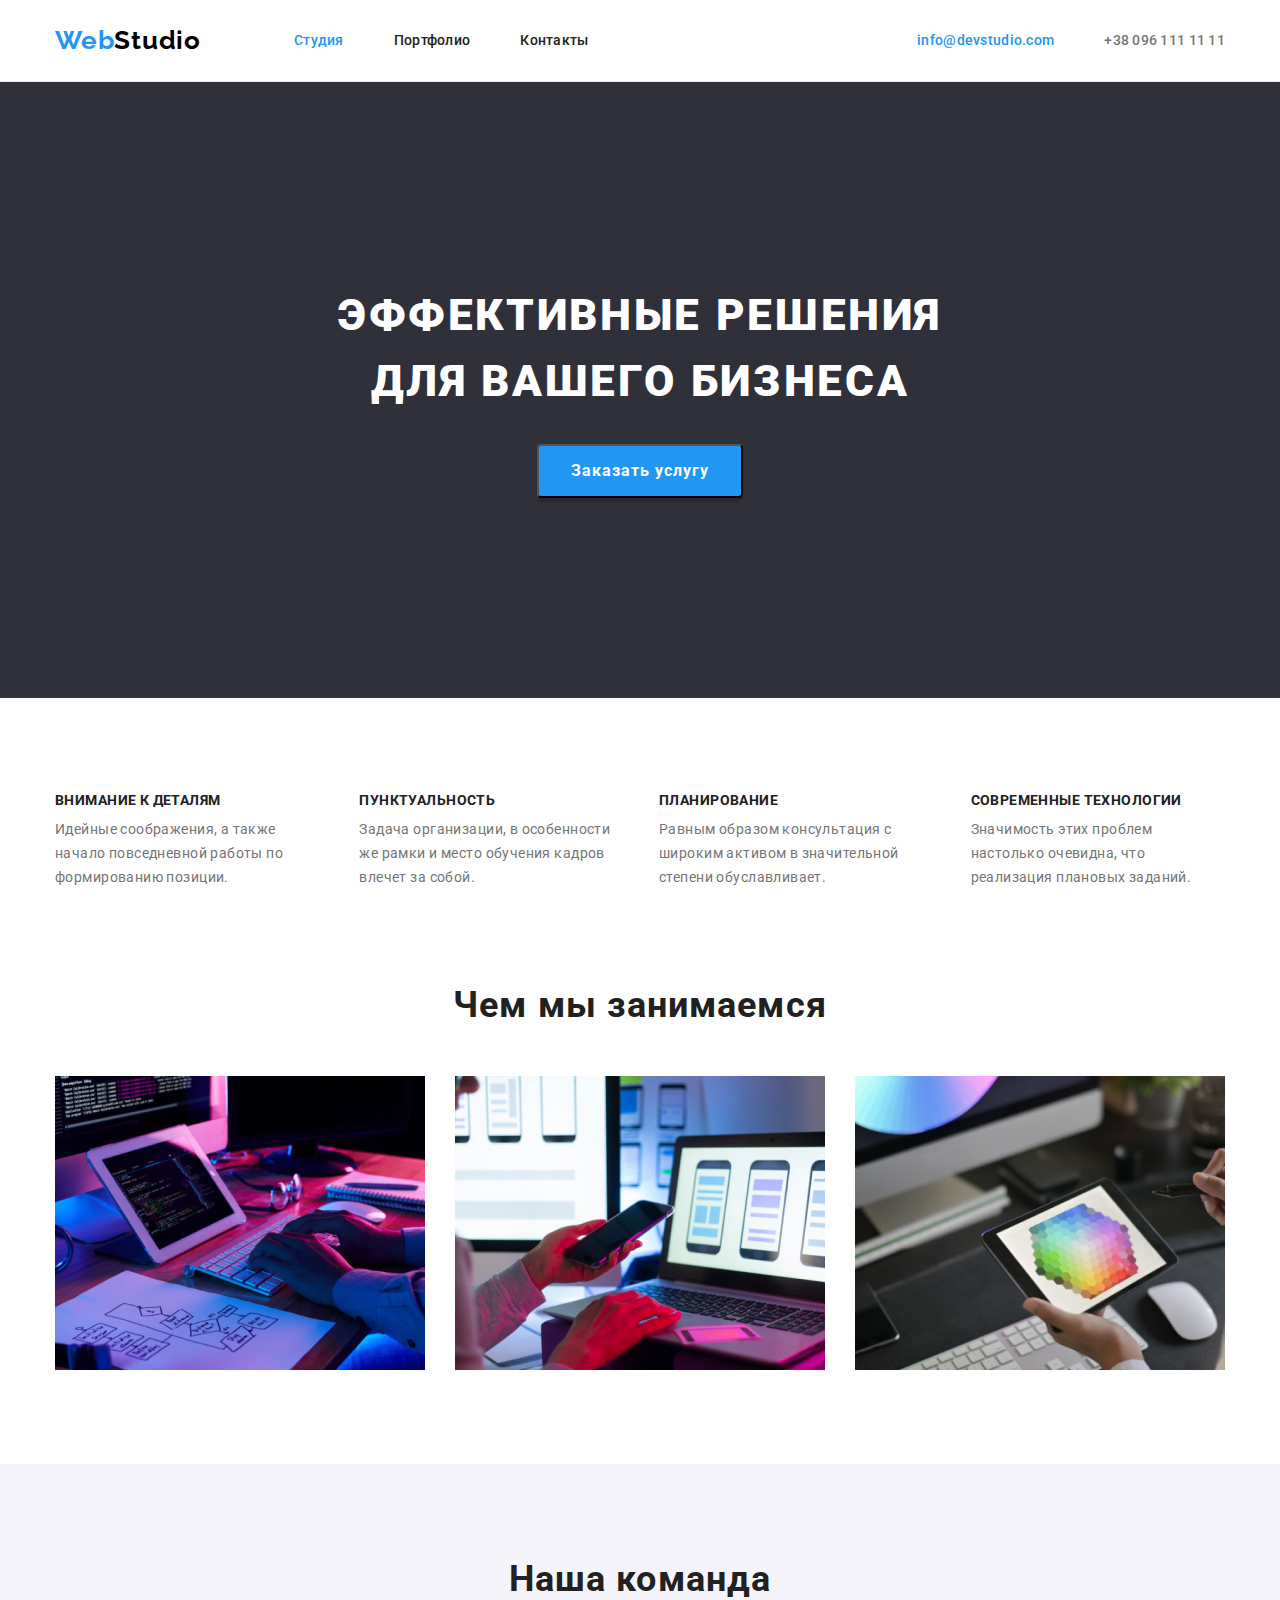
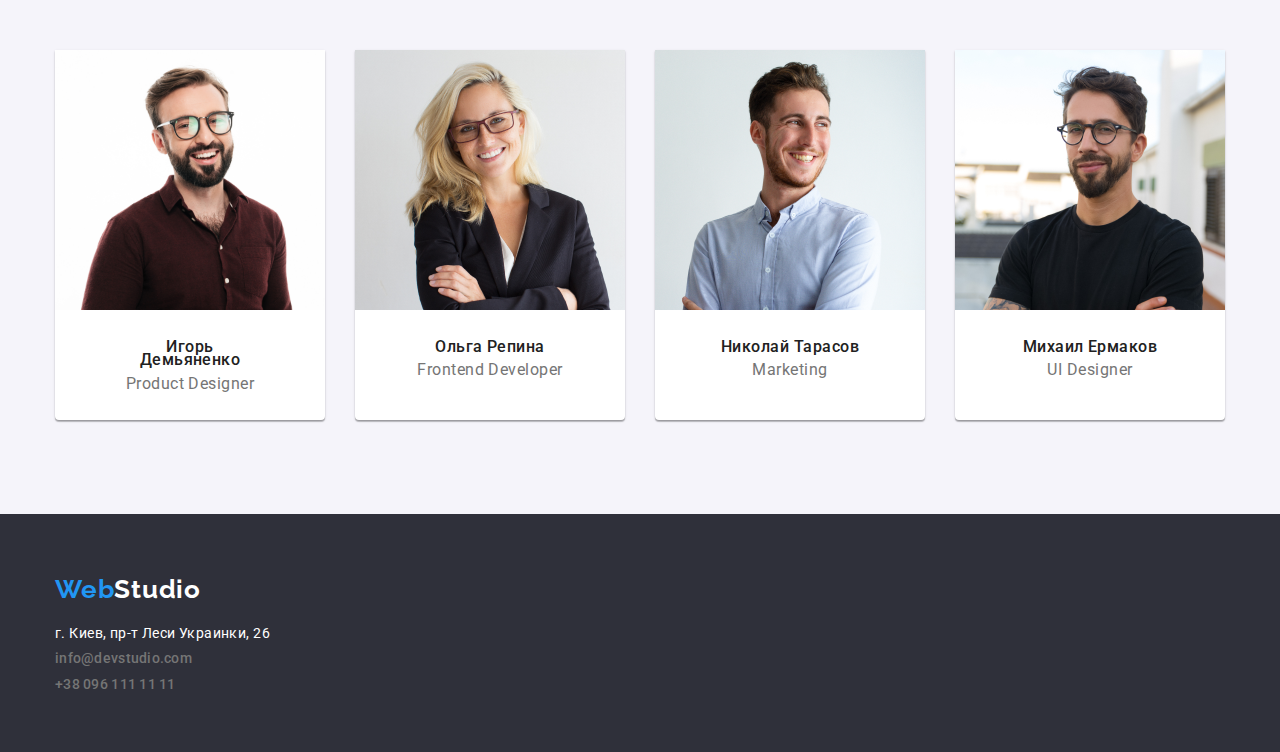
<file: index.html>
<!DOCTYPE html>
<html lang="ru">
  <head>
    <meta charset="UTF-8" />
    <meta name="viewport" content="width=device-width, initial-scale=1.0" />
    <title>Веб студия</title>
    <link
      rel="stylesheet"
      href=" https://cdnjs.cloudflare.com/ajax/libs/modern-normalize/1.0.0/modern-normalize.min.css"
    />
    <link rel="preconnect" href="https://fonts.gstatic.com" />
    <link href="https://fonts.googleapis.com/css2?family=Roboto:wght@400;500;700;900&display=swap" rel="stylesheet" />
    <link rel="preconnect" href="https://fonts.gstatic.com" />
    <link
      href="https://fonts.googleapis.com/css2?family=Raleway:wght@700&family=Roboto:wght@400;500;700;900&display=swap"
      rel="stylesheet"
    />
    <link rel="stylesheet" href="./css/styles.css" />
  </head>
  <body>
    <header class="page-header">
      <div class="container">
        <nav class="main-navigation">
          <a class="logo-link" href="./index.html">Web<span class="header-logo-text">Studio</span></a>
          <ul class="navigation-list">
            <li class="navigation-list-item">
              <a class="navigation-link current-link" href="#">Студия</a>
            </li>
            <li class="navigation-list-item">
              <a class="navigation-link" href="./portfolio.html">Портфолио</a>
            </li>
            <li class="navigation-list-item">
              <a class="navigation-link" href="#">Контакты</a>
            </li>
          </ul>
        </nav>
        <address class="adsress-header">
          <ul class="contacts-list">
            <li>
              <a class="email-link current-link" href="mailto:info@devstudio.com">info@devstudio.com</a>
            </li>
            <li>
              <a class="phone-link" href="tel:+380961111111">+38 096 111 11 11</a>
            </li>
          </ul>
        </address>
      </div>
    </header>
    <main>
      <!--hero-section-->
      <section class="hero-section">
        <div class="container">
          <h1 class="hero-title">
            Эффективные решения<br />
            для вашего бизнеса
          </h1>
          <button class="modal-button" type="button">Заказать услугу</button>
        </div>
      </section>
      <!--features-section-->
      <section class="features-section">
        <div class="container">
          <h2 class="features-title visually-hidden">features</h2>
          <ul class="features-list">
            <li class="features-list-item">
              <h3 class="features-list-item-title">Внимание к деталям</h3>
              <p class="features-list-item-text">
                Идейные соображения, а также начало повседневной работы по формированию позиции.
              </p>
            </li>
            <li class="features-list-item">
              <h3 class="features-list-item-title">Пунктуальность</h3>
              <p class="features-list-item-text">
                Задача организации, в особенности же рамки и место обучения кадров влечет за собой.
              </p>
            </li>
            <li class="features-list-item">
              <h3 class="features-list-item-title">Планирование</h3>
              <p class="features-list-item-text">
                Равным образом консультация с широким активом в значительной степени обуславливает.
              </p>
            </li>
            <li class="features-list-item">
              <h3 class="features-list-item-title">Современные технологии</h3>
              <p class="features-list-item-text">
                Значимость этих проблем настолько очевидна, что реализация плановых заданий.
              </p>
            </li>
          </ul>
        </div>
      </section>
      <!--section-what-we-do-->
      <section class="what-we-do-section">
        <div class="container">
          <h2 class="what-we-do-title">Чем мы занимаемся</h2>
          <ul class="what-we-do-list">
            <li class="what-we-do-list-item">
              <img
                class="what-we-do-img"
                src="./images/what_we_do_img/img.png"
                alt="человек работает с планшетом и клавиатурой"
                width="370"
                height="294"
              />
            </li>
            <li class="what-we-do-list-item">
              <img
                class="what-we-do-img"
                src="./images/what_we_do_img/img2.png"
                alt="человек держит смартфон"
                width="370"
                height="294"
              />
            </li>
            <li class="what-we-do-list-item">
              <img
                class="what-we-do-img"
                src="./images/what_we_do_img/img3.png"
                alt="человек держит графический планшет"
                width="370"
                height="294"
              />
            </li>
          </ul>
        </div>
      </section>
      <!--section-our-team-->
      <section class="our-team-section">
        <div class="container">
          <h2 class="our-team-title">Наша команда</h2>
          <ul class="our-team-list">
            <li class="our-team-list-item">
              <img
                class="our-team-item-img"
                src="./images/img_our_team/igor.png"
                alt="Игорь Демьяненко"
                width="270"
                height="260"
              />
              <div class="list-item-wrapper">
                <h3 class="our-team-item-name">Игорь Демьяненко</h3>
                <p class="our-team-item-position" lang="en">Product Designer</p>
              </div>
            </li>
            <li class="our-team-list-item">
              <img
                class="our-team-item-img"
                src="./images/img_our_team/olga.png"
                alt="Ольга Репина"
                width="270"
                height="260"
              />
              <div class="list-item-wrapper">
                <h3 class="our-team-item-name">Ольга Репина</h3>
                <p class="our-team-item-position" lang="en">Frontend Developer</p>
              </div>
            </li>
            <li class="our-team-list-item">
              <img
                class="our-team-item-img"
                src="./images/img_our_team/nike.png"
                alt="Николай Тарасов"
                width="270"
                height="260"
              />
              <div class="list-item-wrapper">
                <h3 class="our-team-item-name">Николай Тарасов</h3>
                <p class="our-team-item-position" lang="en">Marketing</p>
              </div>
            </li>
            <li class="our-team-list-item">
              <img
                class="our-team-item-img"
                src="./images/img_our_team/mike.png"
                alt="Михаил Ермаков"
                width="270"
                height="260"
              />
              <div class="list-item-wrapper">
                <h3 class="our-team-item-name">Михаил Ермаков</h3>
                <p class="our-team-item-position" lang="en">UI Designer</p>
              </div>
            </li>
          </ul>
        </div>
      </section>
    </main>
    <footer class="footer">
      <div class="container">
        <a class="logo-link" href="./index.html">Web<span class="footer-logo-text">Studio</span></a>
        <address>
          <ul class="address-list">
            <li class="address-item">
              <a class="map-link" href="https://goo.gl/maps/2mVaC3qjZQeZ6FFY8" target="_blank">
                г. Киев, пр-т Леси Украинки, 26
              </a>
            </li>
            <li class="address-item">
              <a class="email-link" href="mailto:info@devstudio.com">info@devstudio.com</a>
            </li>
            <li class="address-item">
              <a class="phone-link" href="tel:+380961111111">+38 096 111 11 11</a>
            </li>
          </ul>
        </address>
      </div>
    </footer>
  </body>
</html>
</file>
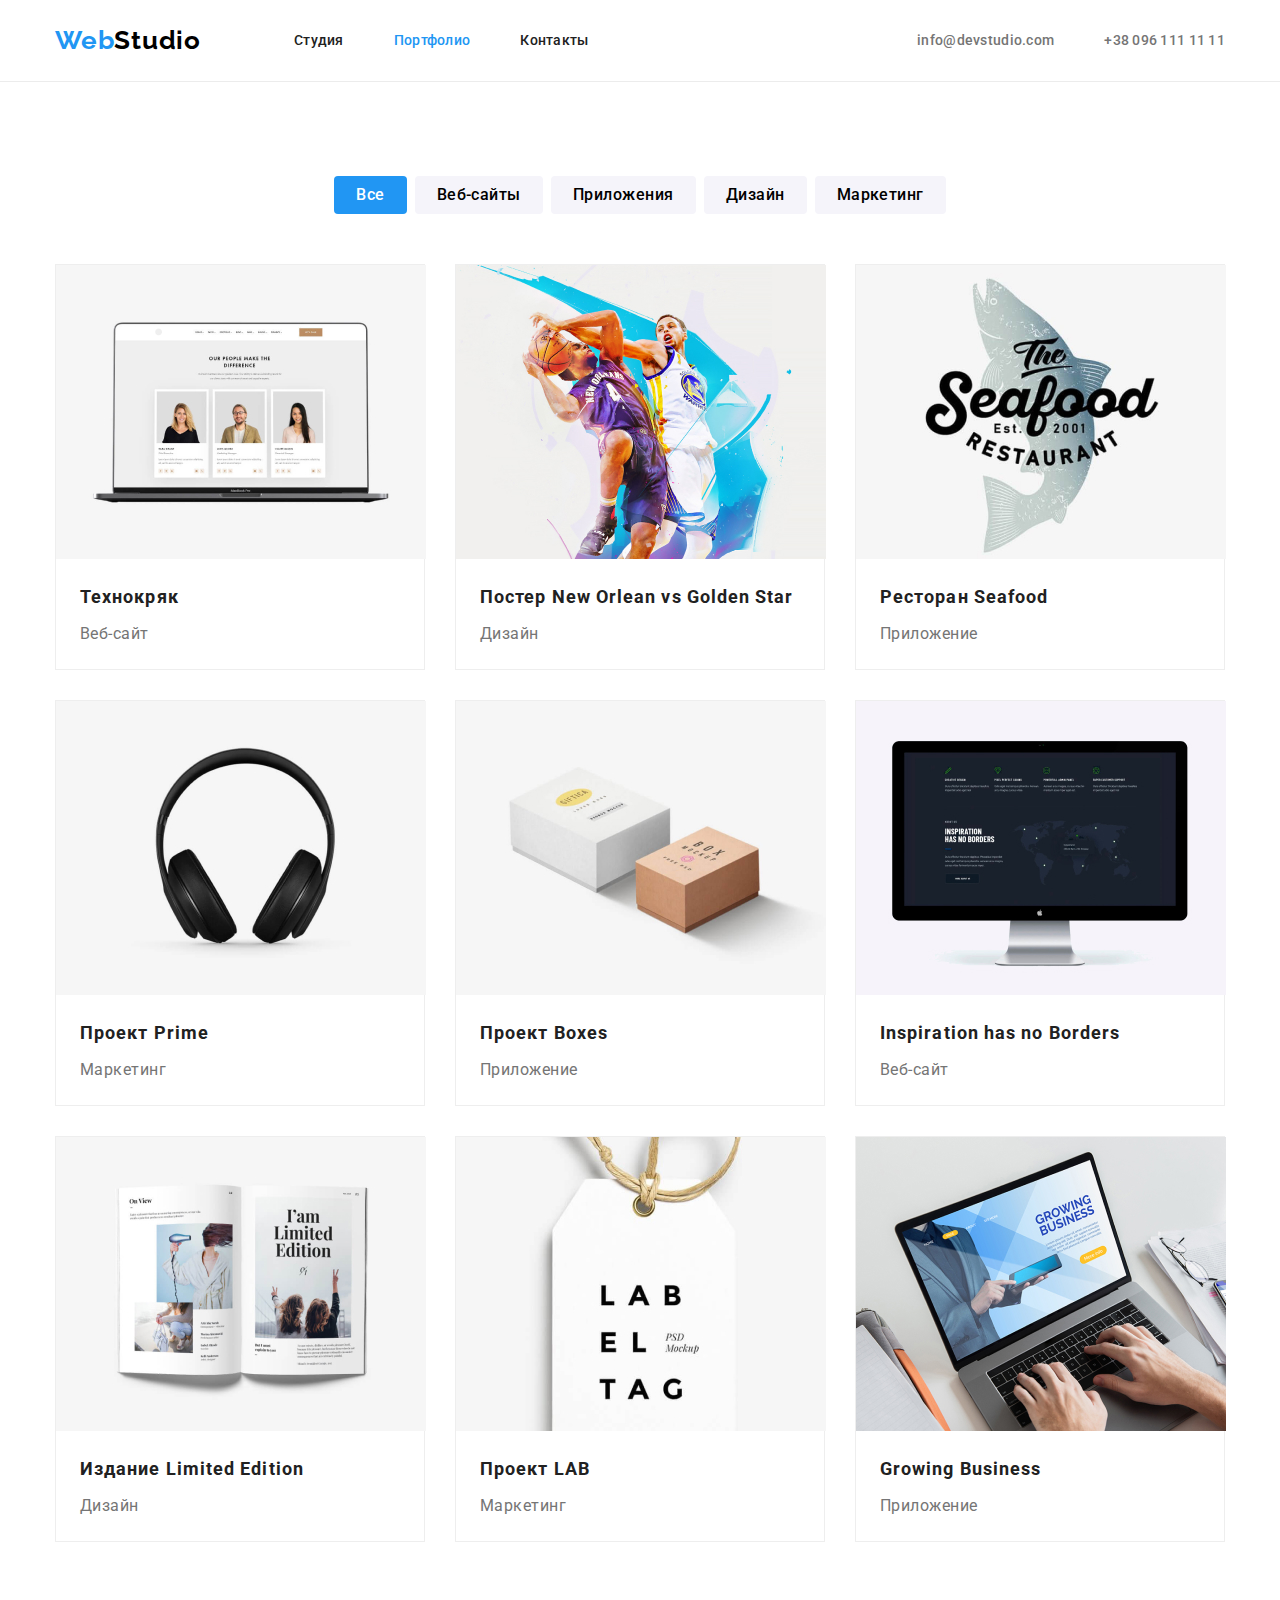
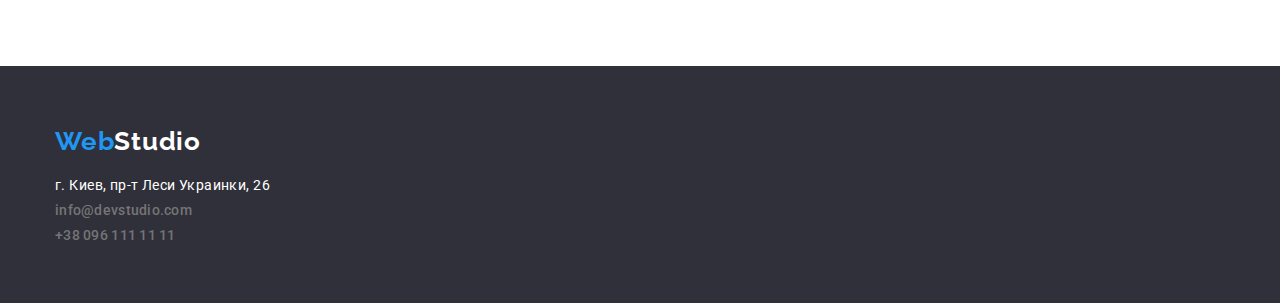
<file: portfolio.html>
<!DOCTYPE html>
<html lang="ru">
  <head>
    <meta charset="UTF-8" />
    <meta name="viewport" content="width=device-width, initial-scale=1.0" />
    <title>Веб студия</title>
    <link
      rel="stylesheet"
      href=" https://cdnjs.cloudflare.com/ajax/libs/modern-normalize/1.0.0/modern-normalize.min.css"
    />
    <link rel="preconnect" href="https://fonts.gstatic.com" />
    <link href="https://fonts.googleapis.com/css2?family=Roboto:wght@400;500;700;900&display=swap" rel="stylesheet" />
    <link rel="preconnect" href="https://fonts.gstatic.com" />
    <link
      href="https://fonts.googleapis.com/css2?family=Raleway:wght@700&family=Roboto:wght@400;500;700;900&display=swap"
      rel="stylesheet"
    />
    <link rel="stylesheet" href="./css/styles.css" />
  </head>
  <body>
    <header class="page-header">
      <div class="container">
        <nav class="main-navigation">
          <a class="logo-link" href="./index.html">Web<span class="header-logo-text">Studio</span></a>
          <ul class="navigation-list">
            <li class="navigation-list-item">
              <a class="navigation-link" href="./index.html">Студия</a>
            </li>
            <li class="navigation-list-item">
              <a class="navigation-link current-link" href="">Портфолио</a>
            </li>
            <li class="navigation-list-item">
              <a class="navigation-link" href="#">Контакты</a>
            </li>
          </ul>
        </nav>
        <address class="adsress-header">
          <ul class="contacts-list">
            <li>
              <a class="email-link" href="mailto:info@devstudio.com">info@devstudio.com</a>
            </li>
            <li>
              <a class="phone-link" href="tel:+380961111111">+38 096 111 11 11</a>
            </li>
          </ul>
        </address>
      </div>
    </header>
    <main>
      <!--section-portfolio-->
      <section class="portfolio-section">
        <div class="container">
          <h1 class="portfolio-title visually-hidden">Примеры работ</h1>
          <ul class="filter-list">
            <li class="filter-list-item"><button class="filter-list-btn active-btn" type="button">Все</button></li>
            <li class="filter-list-item"><button class="filter-list-btn" type="button">Веб-сайты</button></li>
            <li class="filter-list-item"><button class="filter-list-btn" type="button">Приложения</button></li>
            <li class="filter-list-item"><button class="filter-list-btn" type="button">Дизайн</button></li>
            <li class="filter-list-item"><button class="filter-list-btn" type="button">Маркетинг</button></li>
          </ul>
          <ul class="portfolio-list">
            <li class="portfolio-item">
              <a class="portfolio-item-link" href="">
                <img class="portfolio-img" src="./images/portfolio/img.jpg" alt="ноутбук" />
                <div class="list-item-wrapper">
                  <h2 class="portfolio-item-titel">Технокряк</h2>
                  <p class="portfolio-item-category">Веб-сайт</p>
                </div>
              </a>
            </li>
            <li class="portfolio-item">
              <a class="portfolio-item-link" href="">
                <img class="portfolio-img" src="./images/portfolio/img-1.jpg" alt="баскетболисты" />
                <div class="list-item-wrapper">
                  <h2 class="portfolio-item-titel">Постер New Orlean vs Golden Star</h2>
                  <p class="portfolio-item-category">Дизайн</p>
                </div>
              </a>
            </li>
            <li class="portfolio-item">
              <a class="portfolio-item-link" href="">
                <img class="portfolio-img" src="./images/portfolio/img-2.jpg" alt="лого ресторана сифуд" />
                <div class="list-item-wrapper">
                  <h2 class="portfolio-item-titel">Ресторан Seafood</h2>
                  <p class="portfolio-item-category">Приложение</p>
                </div>
              </a>
            </li>
            <li class="portfolio-item">
              <a class="portfolio-item-link" href="">
                <img class="portfolio-img" src="./images/portfolio/img-3.jpg" alt="наушники" />
                <div class="list-item-wrapper">
                  <h2 class="portfolio-item-titel">Проект Prime</h2>
                  <p class="portfolio-item-category">Маркетинг</p>
                </div>
              </a>
            </li>
            <li class="portfolio-item">
              <a class="portfolio-item-link" href="">
                <img class="portfolio-img" src="./images/portfolio/img-4.jpg" alt="картонные коробочки" />
                <div class="list-item-wrapper">
                  <h2 class="portfolio-item-titel">Проект Boxes</h2>
                  <p class="portfolio-item-category">Приложение</p>
                </div>
              </a>
            </li>
            <li class="portfolio-item">
              <a class="portfolio-item-link" href="">
                <img class="portfolio-img" src="./images/portfolio/img-5.jpg" alt="монитор" />
                <div class="list-item-wrapper">
                  <h2 class="portfolio-item-titel" lang="en">Inspiration has no Borders</h2>
                  <p class="portfolio-item-category">Веб-сайт</p>
                </div>
              </a>
            </li>
            <li class="portfolio-item">
              <a class="portfolio-item-link" href="">
                <img class="portfolio-img" src="./images/portfolio/img-6.jpg" alt="журнал" />
                <div class="list-item-wrapper">
                  <h2 class="portfolio-item-titel">Издание Limited Edition</h2>
                  <p class="portfolio-item-category">Дизайн</p>
                </div>
              </a>
            </li>
            <li class="portfolio-item">
              <a class="portfolio-item-link" href="">
                <img class="portfolio-img" src="./images/portfolio/img-7.jpg" alt="лейбл" />
                <div class="list-item-wrapper">
                  <h2 class="portfolio-item-titel">Проект LAB</h2>
                  <p class="portfolio-item-category">Маркетинг</p>
                </div>
              </a>
            </li>
            <li class="portfolio-item">
              <a class="portfolio-item-link" href="">
                <img class="portfolio-img" src="./images/portfolio/img-8.jpg" alt="человек работает за ноутбуком" />
                <div class="list-item-wrapper">
                  <h2 class="portfolio-item-titel">Growing Business</h2>
                  <p class="portfolio-item-category">Приложение</p>
                </div>
              </a>
            </li>
          </ul>
        </div>
      </section>
    </main>
    <footer class="footer">
      <div class="container">
        <a class="logo-link" href="./index.html">Web<span class="footer-logo-text">Studio</span></a>
        <address>
          <ul class="address-list">
            <li class="address-item">
              <a class="map-link" href="https://goo.gl/maps/2mVaC3qjZQeZ6FFY8" target="_blank">
                г. Киев, пр-т Леси Украинки, 26
              </a>
            </li>
            <li class="address-item">
              <a class="email-link" href="mailto:info@devstudio.com">info@devstudio.com</a>
            </li>
            <li class="address-item">
              <a class="phone-link" href="tel:+380961111111">+38 096 111 11 11</a>
            </li>
          </ul>
        </address>
      </div>
    </footer>
  </body>
</html>
</file>
<file: css/styles.css>
/* +1 лого не по макету, ссылки проверьте, пожалуйста.
зменила шрифт и поменяла цвет на черный
+2 у хедера нет, вертикальных паддингов, а вот каждая ссылка в хедере как раз должна быть с вертикальными паддингами
убрала падинги с хедера,добавила на ссылки
+3 заказать услугу поправить по макету(паддинги поправить)
добавила вертикальные и горизонтальные падинги
+4 у 3й секции только нижний паддинг
удалила верхний падинг у what-we-do-section, исправила нижний падинг у features-section на 94
+5 див обертку для текстового контентас вертикальными и горизонтальными паддингами для карточек наша команда и портфолио
добавила див .list-item-wrapper с падингами
?6 нижние марджины для элементов в футере ???
+7 у хедера есть нижняя граница, ее хорошо видно на странице портфолио
+8 поправить кнопки портфолио согласно макету - добавила падинги сверух и снизу,цвет фона*/

:root {
  --text-font: "Roboto", sans-serif;
  --titel-font: "Raleway", sans-serif;
  --primary-color: #212121;
  --secondary-color: #757575;
  --main-white-color: #ffffff;
  --accent-color: #2196f3;
  --secondary-dark-bgc: #2f303a;
  --secondary-light-bgc: #f5f4fa;
  --color-for-line: #ececec;
  --color-for-border: #eeeeee;
  --dark-black: #000000;
}

*,
*::before,
*::after {
  box-sizing: border-box;
}

body {
  font-family: var(--text-font);
  font-weight: 400;
  font-size: 14px;
  color: var(--primary-color);
  background-color: var(--main-white-color);
}

h1,
h2,
h3,
h4,
h5,
h6,
p {
  margin: 0;
}

ul,
ol {
  margin: 0;
  padding: 0;
}

img {
  display: block;
}

/* ==========Utilities============ */

.container {
  width: 1200px;
  padding-left: 15px;
  padding-right: 15px;
  margin: 0 auto;
}

.visually-hidden {
  position: absolute !important;
  clip: rect(1px 1px 1px 1px); /* IE6, IE7 */
  clip: rect(1px, 1px, 1px, 1px);
  padding: 0 !important;
  border: 0 !important;
  height: 1px !important;
  width: 1px !important;
  overflow: hidden;
}

/* ============HEADER============ */

.page-header {
  border-bottom: 1px solid var(--color-for-line);
}

.page-header .container {
  display: flex;
  align-items: center;
}

.main-navigation {
  display: flex;
  align-items: center;
}

.logo-link {
  font-family: Raleway;
  font-weight: 700;
  font-size: 26px;
  line-height: 1.192;
  letter-spacing: 0.03em;
  color: var(--accent-color);
  text-decoration: none;
}

.page-header .logo-link {
  padding-top: 25px;
  padding-bottom: 25px;
  margin-right: 93px;
}

.header-logo-text {
  color: var(--dark-black);
}

.navigation-list {
  display: flex;
  list-style-type: none;
}

.navigation-list-item:not(:last-child) {
  margin-right: 50px;
}

.navigation-link {
  display: inline-block;
  padding-top: 32px;
  padding-bottom: 32px;
  font-weight: 500;
  line-height: 1.143;
  letter-spacing: 0.02em;
  color: var(--primary-color);
  text-decoration: none;
}

.navigation-link:hover,
.navigation-link:focus,
.email-link:hover,
.email-link:focus,
.phone-link:hover,
.phone-link:focus {
  color: var(--accent-color);
}

.contacts-list {
  display: flex;
  list-style-type: none;
}

.adsress-header {
  margin-left: auto;
}

.email-link {
  margin-right: 50px;
}

.email-link,
.phone-link {
  display: inline-block;
  font-style: normal;
  font-weight: 500;
  line-height: 1.143px;
  letter-spacing: 0.02em;
  color: var(--secondary-color);
  text-decoration: none;
}

.page-header .email-link,
.page-header .phone-link {
  padding-top: 32px;
  padding-bottom: 32px;
}

.current-link {
  color: var(--accent-color);
}

/* ============HEADER END============ */

/* ============STUDIO PAGE============ */

/* ============HERO SECTION============ */

.hero-section {
  padding-top: 200px;
  padding-bottom: 200px;
  text-align: center;
  background: var(--secondary-dark-bgc);
}

.hero-title {
  margin-bottom: 30px;
  font-weight: 900;
  font-size: 44px;
  line-height: 1.5;
  text-align: center;
  letter-spacing: 0.06em;
  text-transform: uppercase;
  color: var(--main-white-color);
}

.modal-button {
  padding-top: 10px;
  padding-right: 32px;
  padding-bottom: 10px;
  padding-left: 32px;
  min-width: 200px;
  font-weight: 700;
  font-size: 16px;
  line-height: 1.875;
  align-items: center;
  text-align: center;
  letter-spacing: 0.06em;
  color: var(--main-white-color);
  background-color: var(--accent-color);
  box-shadow: 0px 4px 4px rgba(0, 0, 0, 0.15);
  border-radius: 4px;
}

.modal-button:hover,
.modal-button:focus {
  color: var(--primary-color);
  background-color: var(--secondary-light-bgc);
  cursor: pointer;
}
/* ============HERO SECTION END============ */

/* ============FEATURES SECTION ============ */

.features-section {
  padding-top: 94px;
  padding-bottom: 94px;
}

.features-list {
  display: flex;
  list-style-type: none;
}

.features-list-item-title {
  margin-bottom: 10px;
  font-weight: 700;
  font-size: 14px;
  line-height: 1.143;
  letter-spacing: 0.03em;
  text-transform: uppercase;
}

.features-list-item:not(:last-child) {
  margin-right: 30px;
}

.features-list-item-text {
  line-height: 1.714;
  letter-spacing: 0.03em;
  color: var(--secondary-color);
}
/* ============FEATURES SECTION END============ */

/* ============WHAT WE DO SECTION ============ */

.what-we-do-section {
  padding-bottom: 94px;
}

.what-we-do-title {
  margin-bottom: 50px;
  font-weight: 700;
  font-size: 36px;
  line-height: 1.167;
  letter-spacing: 0.03em;
  text-align: center;
}

.what-we-do-list {
  display: flex;
  list-style-type: none;
}

.what-we-do-list-item:not(:last-child) {
  margin-right: 30px;
}

/* ============WHAT WE DO SECTION END============ */

/* ============OUR TEAM SECTION ============ */

.our-team-section {
  padding-top: 94px;
  padding-bottom: 94px;
  background-color: var(--secondary-light-bgc);
  text-align: center;
}

.our-team-title {
  margin-bottom: 50px;
  font-weight: 700;
  font-size: 36px;
  line-height: 1.167;
  letter-spacing: 0.03em;
}

.our-team-list {
  display: flex;
  list-style-type: none;
}

.our-team-list-item:not(:last-child) {
  margin-right: 30px;
}

.our-team-list-item {
  background-color: var(--main-white-color);
  box-shadow: 0px 1px 3px rgba(0, 0, 0, 0.12), 0px 1px 1px rgba(0, 0, 0, 0.14), 0px 2px 1px rgba(0, 0, 0, 0.2);
  border-radius: 0px 0px 4px 4px;
}

.our-team-item-name {
  margin-bottom: 10px;
  font-weight: 500;
  font-size: 16px;
  line-height: 0.842;
  letter-spacing: 0.03em;
}

.our-team-item-position {
  font-size: 16px;
  line-height: 0.842;
  letter-spacing: 0.03em;
  color: var(--secondary-color);
}

.our-team-list-item > .list-item-wrapper {
  padding-top: 30px;
  padding-right: 59px;
  padding-bottom: 30px;
  padding-left: 59px;
}

/* ============OUR TEAM SECTION END============ */

/* ============STUDIO PAGE END============ */

/* ============FOOTER============ */

.footer {
  padding-top: 60px;
  padding-bottom: 60px;
  background: var(--secondary-dark-bgc);
}

.footer .logo-link {
  display: inline-block;
  margin-bottom: 20px;
}

.footer-logo-text {
  color: var(--main-white-color);
}

.address-list {
  list-style-type: none;
}

.address-item:not(:last-child) {
  margin-bottom: 9px;
}

.map-link {
  font-style: normal;
  line-height: 0.583;
  letter-spacing: 0.03em;
  color: var(--main-white-color);
  text-decoration: none;
}

.map-link:hover,
.map-link:focus {
  color: var(--accent-color);
}
/* ============FOOTER END============ */

/* ============PORTFOLIO PAGE ============ */

.portfolio-section {
  padding-top: 94px;
  padding-bottom: 94px;
}

.filter-list {
  display: flex;
  margin-bottom: 50px;
  justify-content: center;
  list-style-type: none;
}
.filter-list-item:not(:last-child) {
  margin-right: 8px;
}

.filter-list-btn {
  padding-top: 6px;
  padding-right: 22px;
  padding-bottom: 6px;
  padding-left: 22px;
  font-weight: 500;
  font-size: 16px;
  line-height: 1.625;
  letter-spacing: 0.03em;
  border-radius: 4px;
  border: none;
  background-color: var(--secondary-light-bgc);
}

.filter-list-btn:hover,
.filter-list-btn:focus {
  color: var(--main-white-color);
  background-color: var(--accent-color);
  cursor: pointer;
}

.active-btn {
  color: var(--main-white-color);
  background-color: var(--accent-color);
}

.portfolio-list {
  display: flex;
  flex-wrap: wrap;
  list-style-type: none;
}

.portfolio-item:not(:nth-child(3n)) {
  margin-right: 30px;
}

.portfolio-item {
  max-width: 370px;
  background: var(--main-white-color);
  border: 1px solid var(--color-for-border);
  margin-bottom: 30px;
}

.portfolio-item-link {
  display: inline-block;
  text-decoration: none;
  color: var(--primary-color);
}

.portfolio-item-titel {
  margin-bottom: 4px;
  font-weight: 700;
  font-size: 18px;
  line-height: 2;
  letter-spacing: 0.06em;
}

.portfolio-item-category {
  font-size: 16px;
  line-height: 30px;
  letter-spacing: 0.03em;
  color: var(--secondary-color);
}

.portfolio-item-link > .list-item-wrapper {
  padding-top: 20px;
  padding-right: 24px;
  padding-bottom: 20px;
  padding-left: 24px;
}

/* ============PORTFOLIO PAGE END============ */
</file>
